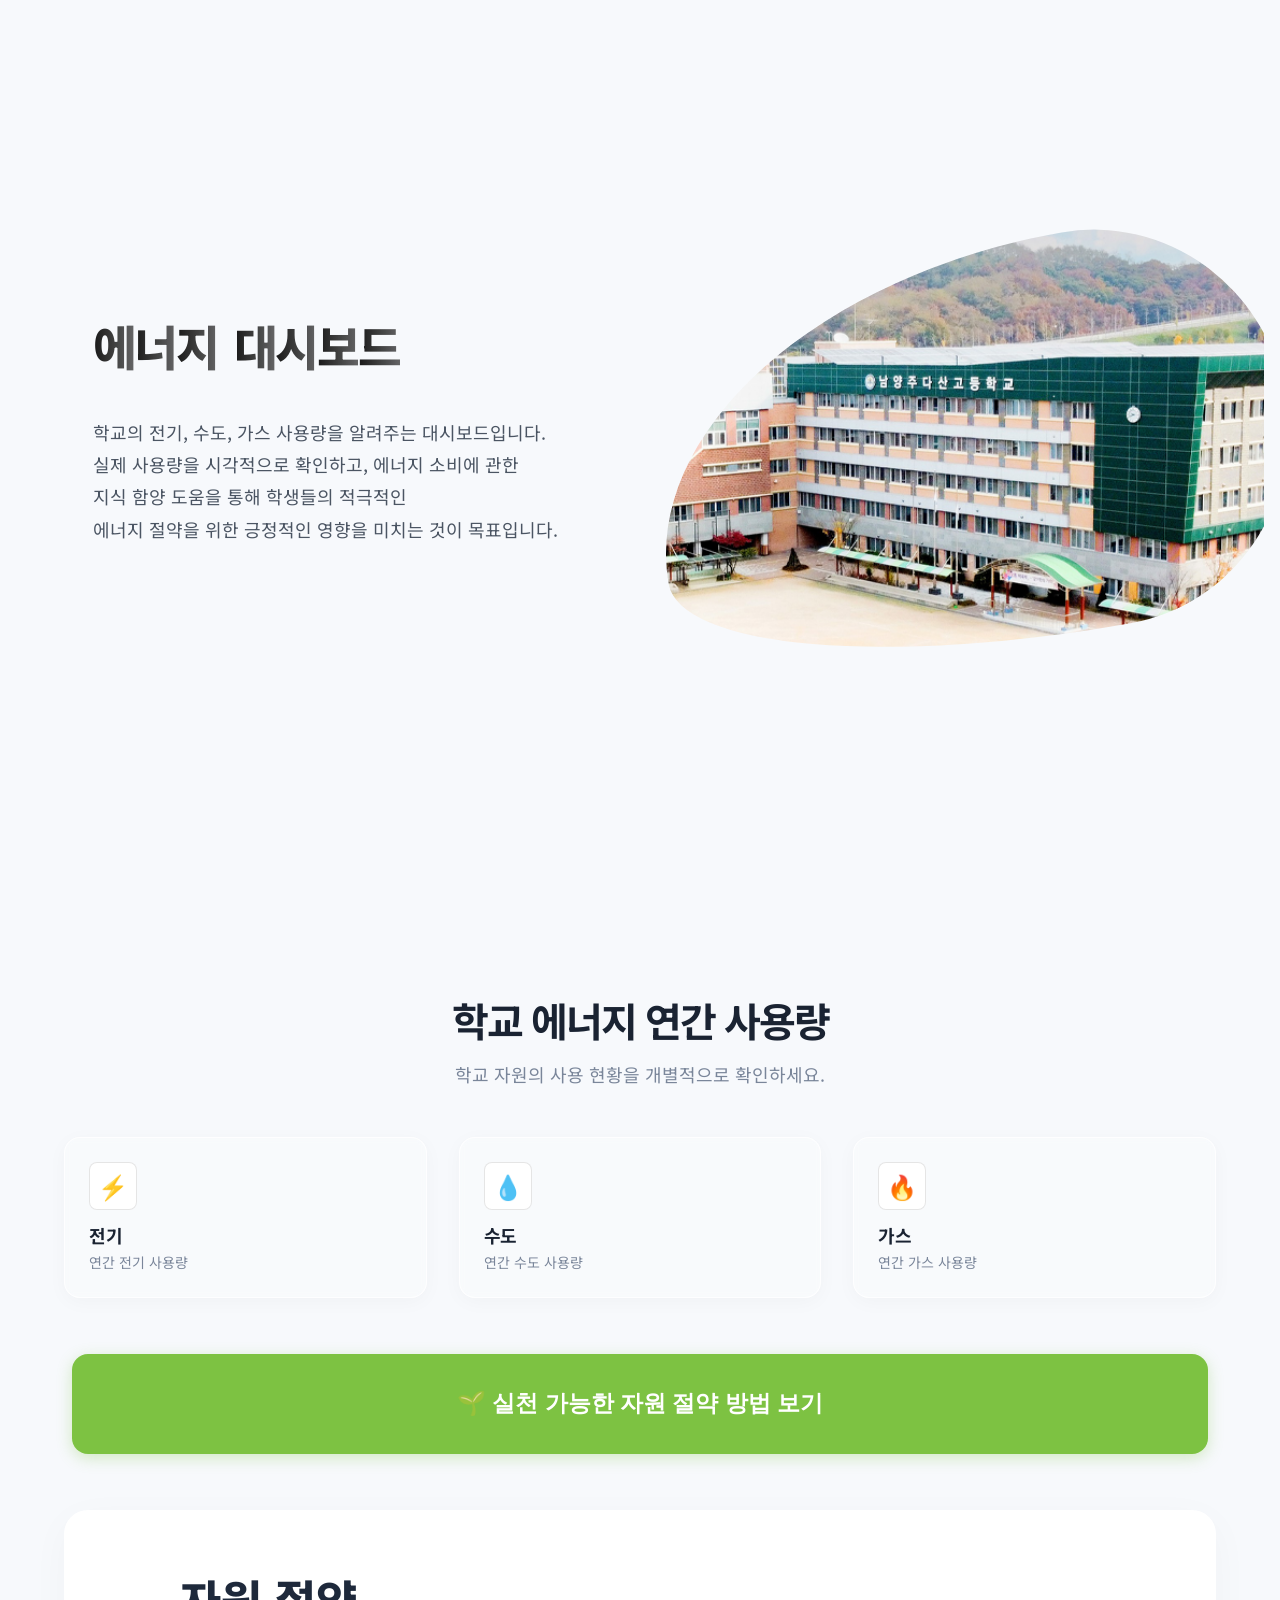
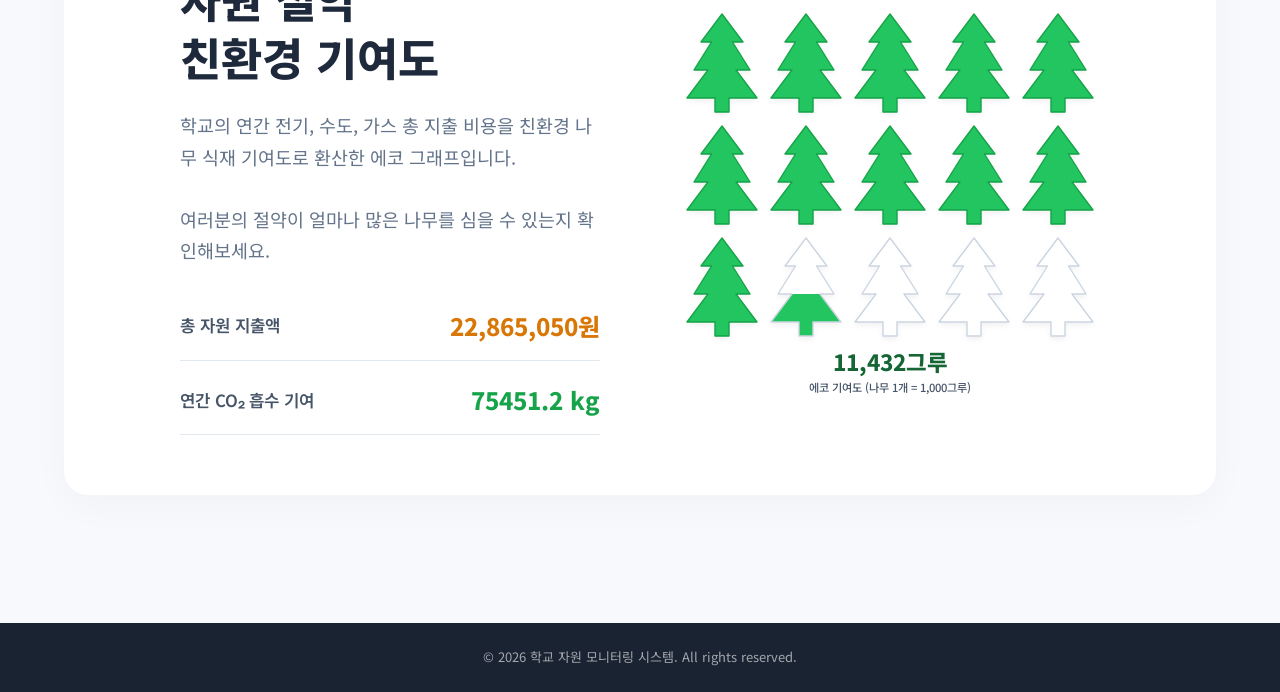
<file: index.html>
<!DOCTYPE html>
<html lang="ko">
<head>
    <meta charset="UTF-8">
    <meta name="viewport" content="width=device-width, initial-scale=1.0">
    <title>에너지 대시보드</title>
    <link rel="stylesheet" href="style.css?v=71">
</head>
<body>
    <div class="hero-bg" id="hero-bg"></div>

    <section id="hero" class="hero-new">
        <div class="hero-content">
            <h1 id="hero-title">에너지 대시보드</h1>
            <p class="hero-desc">
                학교의 전기, 수도, 가스 사용량을 알려주는 대시보드입니다.<br>
                실제 사용량을 시각적으로 확인하고, 에너지 소비에 관한<br>
                지식 함양 도움을 통해 학생들의 적극적인<br>
                에너지 절약을 위한 긍정적인 영향을 미치는 것이 목표입니다.
            </p>
        </div>
        <div class="hero-image-halfcircle"></div>
    </section>

    <div class="container">
        <section class="feature-section">
            <div class="feature-header">
                <h2>학교 에너지 연간 사용량</h2>
                <p>학교 자원의 사용 현황을 개별적으로 확인하세요.</p>
            </div>
            <div class="feature-grid">
                <div class="feature-card" onclick="location.href='electricity.html'">
                    <div class="feature-icon-wrapper">⚡</div>
                    <div class="feature-text">
                        <h3>전기</h3>
                        <p> 연간 전기 사용량</p>
                    </div>
                </div>
                <div class="feature-card" onclick="location.href='water.html'">
                    <div class="feature-icon-wrapper">💧</div>
                    <div class="feature-text">
                        <h3>수도</h3>
                        <p>연간 수도 사용량</p>
                    </div>
                </div>
                <div class="feature-card" onclick="location.href='gas.html'">
                    <div class="feature-icon-wrapper">🔥</div>
                    <div class="feature-text">
                        <h3>가스</h3>
                        <p>연간 가스 사용량</p>
                    </div>
                </div>
            </div>
        </section>



        <div class="action-area">
            <button class="btn-primary" onclick="location.href='saving-tips.html'">
                🌱 실천 가능한 자원 절약 방법 보기
            </button>
        </div>

        <section class="eco-tree-section">
            <div class="eco-tree-layout">
                <div class="eco-tree-text-area">
                    <h2>자원 절약<br>친환경 기여도</h2>
                    <p class="description">
                        학교의 연간 전기, 수도, 가스 총 지출 비용을 
                        친환경 나무 식재 기여도로 환산한 에코 그래프입니다.<br><br>
                        여러분의 절약이 얼마나 많은 나무를 심을 수 있는지 확인해보세요.
                    </p>
                    <div class="eco-stats">
                        <div class="stat-box">
                            <span class="stat-label">총 자원 지출액</span>
                            <span class="stat-value highlight-yellow">22,865,050원</span>
                        </div>
                        <div class="stat-box">
                            <span class="stat-label">연간 CO₂ 흡수 기여</span>
                            <span class="stat-value highlight-green">75451.2 kg</span>
                        </div>
                    </div>
                </div>

                <div class="eco-tree-graphic-area">
                    <svg viewBox="0 0 600 580" preserveAspectRatio="xMidYMid meet" xmlns="http://www.w3.org/2000/svg">
                        <defs>
                            <path id="tree-shape" d="M 50,10 L 20,50 L 35,50 L 10,90 L 30,90 L 0,130 L 40,130 L 40,150 L 60,150 L 60,130 L 100,130 L 70,90 L 90,90 L 65,50 L 80,50 Z" />
                            <linearGradient id="partialTreeGrad" x1="0%" y1="0%" x2="0%" y2="100%">
                                <stop offset="56.8%" stop-color="#ffffff" />
                                <stop offset="56.8%" stop-color="#22c55e" />
                            </linearGradient>
                            <filter id="shadow" x="-10%" y="-10%" width="120%" height="120%">
                                <feDropShadow dx="0" dy="4" stdDeviation="4" flood-color="#000000" flood-opacity="0.05" />
                            </filter>
                        </defs>
                        
                        <!-- 11 Full Trees -->
                        <use href="#tree-shape" x="10" y="10" fill="#22c55e" stroke="#16a34a" stroke-width="2" stroke-linejoin="round" filter="url(#shadow)" />
                        <use href="#tree-shape" x="130" y="10" fill="#22c55e" stroke="#16a34a" stroke-width="2" stroke-linejoin="round" filter="url(#shadow)" />
                        <use href="#tree-shape" x="250" y="10" fill="#22c55e" stroke="#16a34a" stroke-width="2" stroke-linejoin="round" filter="url(#shadow)" />
                        <use href="#tree-shape" x="370" y="10" fill="#22c55e" stroke="#16a34a" stroke-width="2" stroke-linejoin="round" filter="url(#shadow)" />
                        <use href="#tree-shape" x="490" y="10" fill="#22c55e" stroke="#16a34a" stroke-width="2" stroke-linejoin="round" filter="url(#shadow)" />
                        
                        <use href="#tree-shape" x="10" y="170" fill="#22c55e" stroke="#16a34a" stroke-width="2" stroke-linejoin="round" filter="url(#shadow)" />
                        <use href="#tree-shape" x="130" y="170" fill="#22c55e" stroke="#16a34a" stroke-width="2" stroke-linejoin="round" filter="url(#shadow)" />
                        <use href="#tree-shape" x="250" y="170" fill="#22c55e" stroke="#16a34a" stroke-width="2" stroke-linejoin="round" filter="url(#shadow)" />
                        <use href="#tree-shape" x="370" y="170" fill="#22c55e" stroke="#16a34a" stroke-width="2" stroke-linejoin="round" filter="url(#shadow)" />
                        <use href="#tree-shape" x="490" y="170" fill="#22c55e" stroke="#16a34a" stroke-width="2" stroke-linejoin="round" filter="url(#shadow)" />
                        
                        <use href="#tree-shape" x="10" y="330" fill="#22c55e" stroke="#16a34a" stroke-width="2" stroke-linejoin="round" filter="url(#shadow)" />
                        
                        <!-- 1 Partial Tree (43.2% filled from bottom) -->
                        <use href="#tree-shape" x="130" y="330" fill="url(#partialTreeGrad)" stroke="#cbd5e1" stroke-width="2" stroke-linejoin="round" filter="url(#shadow)" />
                        
                        <!-- 3 Empty Trees -->
                        <use href="#tree-shape" x="250" y="330" fill="#ffffff" stroke="#cbd5e1" stroke-width="2" stroke-linejoin="round" filter="url(#shadow)" />
                        <use href="#tree-shape" x="370" y="330" fill="#ffffff" stroke="#cbd5e1" stroke-width="2" stroke-linejoin="round" filter="url(#shadow)" />
                        <use href="#tree-shape" x="490" y="330" fill="#ffffff" stroke="#cbd5e1" stroke-width="2" stroke-linejoin="round" filter="url(#shadow)" />
                        
                        <!-- Text -->
                        <text x="300" y="530" font-size="32" font-weight="800" fill="#166534" text-anchor="middle">11,432그루</text>
                        <text x="300" y="560" font-size="16" fill="#475569" text-anchor="middle" font-weight="500">에코 기여도 (나무 1개 = 1,000그루)</text>
                    </svg>
                </div>
            </div>
        </section>
    </div>

    <footer>
        <p>© 2026 학교 자원 모니터링 시스템. All rights reserved.</p>
    </footer>

    <script>
        document.addEventListener("DOMContentLoaded", () => {
            const renderPaths = (position) => {
                const svgNS = "http://www.w3.org/2000/svg";
                const svg = document.createElementNS(svgNS, "svg");
                svg.setAttribute("viewBox", "0 0 696 316");
                svg.setAttribute("fill", "none");
                svg.setAttribute("overflow", "visible");
                svg.classList.add("hero-svg");
                
                for (let i = 0; i < 25; i++) {
                    const idx = i * 1.4;
                    const path = document.createElementNS(svgNS, "path");
                    const d = `M-${380 - idx * 5 * position} -${189 + idx * 6}C-${380 - idx * 5 * position} -${189 + idx * 6} -${312 - idx * 5 * position} ${216 - idx * 6} ${152 - idx * 5 * position} ${343 - idx * 6}C${616 - idx * 5 * position} ${470 - idx * 6} ${684 - idx * 5 * position} ${875 - idx * 6} ${684 - idx * 5 * position} ${875 - idx * 6}`;
                    
                    path.setAttribute("d", d);
                    path.setAttribute("stroke", "#166534");
                    path.setAttribute("stroke-width", 0.5 + idx * 0.03);
                    path.setAttribute("stroke-opacity", 0.02 + Math.pow((24 - i) / 24, 2) * 0.35);
                    svg.appendChild(path);
                }
                return svg;
            };

            const container = document.getElementById("hero-bg");
            if (container) {
                container.appendChild(renderPaths(1));
                container.appendChild(renderPaths(-1));

                const paths = container.querySelectorAll("path");
                paths.forEach(path => {
                    const length = path.getTotalLength() || 1500;
                    path.style.setProperty('--path-length', length);
                    path.style.strokeDasharray = `${length * 0.3} ${length * 0.7}`;
                    
                    const duration = 20 + Math.random() * 10;
                    path.style.animation = `drawPath ${duration}s linear infinite`;
                });
            }

            const titleContainer = document.getElementById("hero-title");
            if (titleContainer) {
                const text = titleContainer.textContent;
                titleContainer.innerHTML = "";
                const words = text.split(" ");
                
                words.forEach((word, wordIndex) => {
                    const wordSpan = document.createElement("span");
                    wordSpan.className = "title-word";
                    if (wordIndex < words.length - 1) wordSpan.style.marginRight = "16px";
                    
                    word.split("").forEach((letter, letterIndex) => {
                        const letterSpan = document.createElement("span");
                        letterSpan.className = "title-letter";
                        letterSpan.textContent = letter;
                        wordSpan.appendChild(letterSpan);
                        
                        letterSpan.animate([
                            { transform: 'translateY(100px)', opacity: 0 },
                            { transform: 'translateY(0)', opacity: 1 }
                        ], {
                            duration: 1000,
                            delay: (wordIndex * 100 + letterIndex * 30),
                            fill: 'forwards',
                            easing: 'cubic-bezier(0.34, 1.56, 0.64, 1)'
                        });
                    });
                    titleContainer.appendChild(wordSpan);
                });
            }

            const featureGrid = document.querySelector(".feature-grid");
            if (featureGrid) {
                document.addEventListener("mousemove", e => {
                    const rect = featureGrid.getBoundingClientRect();
                    const x = e.clientX - rect.left;
                    const y = e.clientY - rect.top;
                    featureGrid.style.setProperty("--mouse-x", `${x}px`);
                    featureGrid.style.setProperty("--mouse-y", `${y}px`);
                });
            }
        });
    </script>
</body>
</html>
</file>
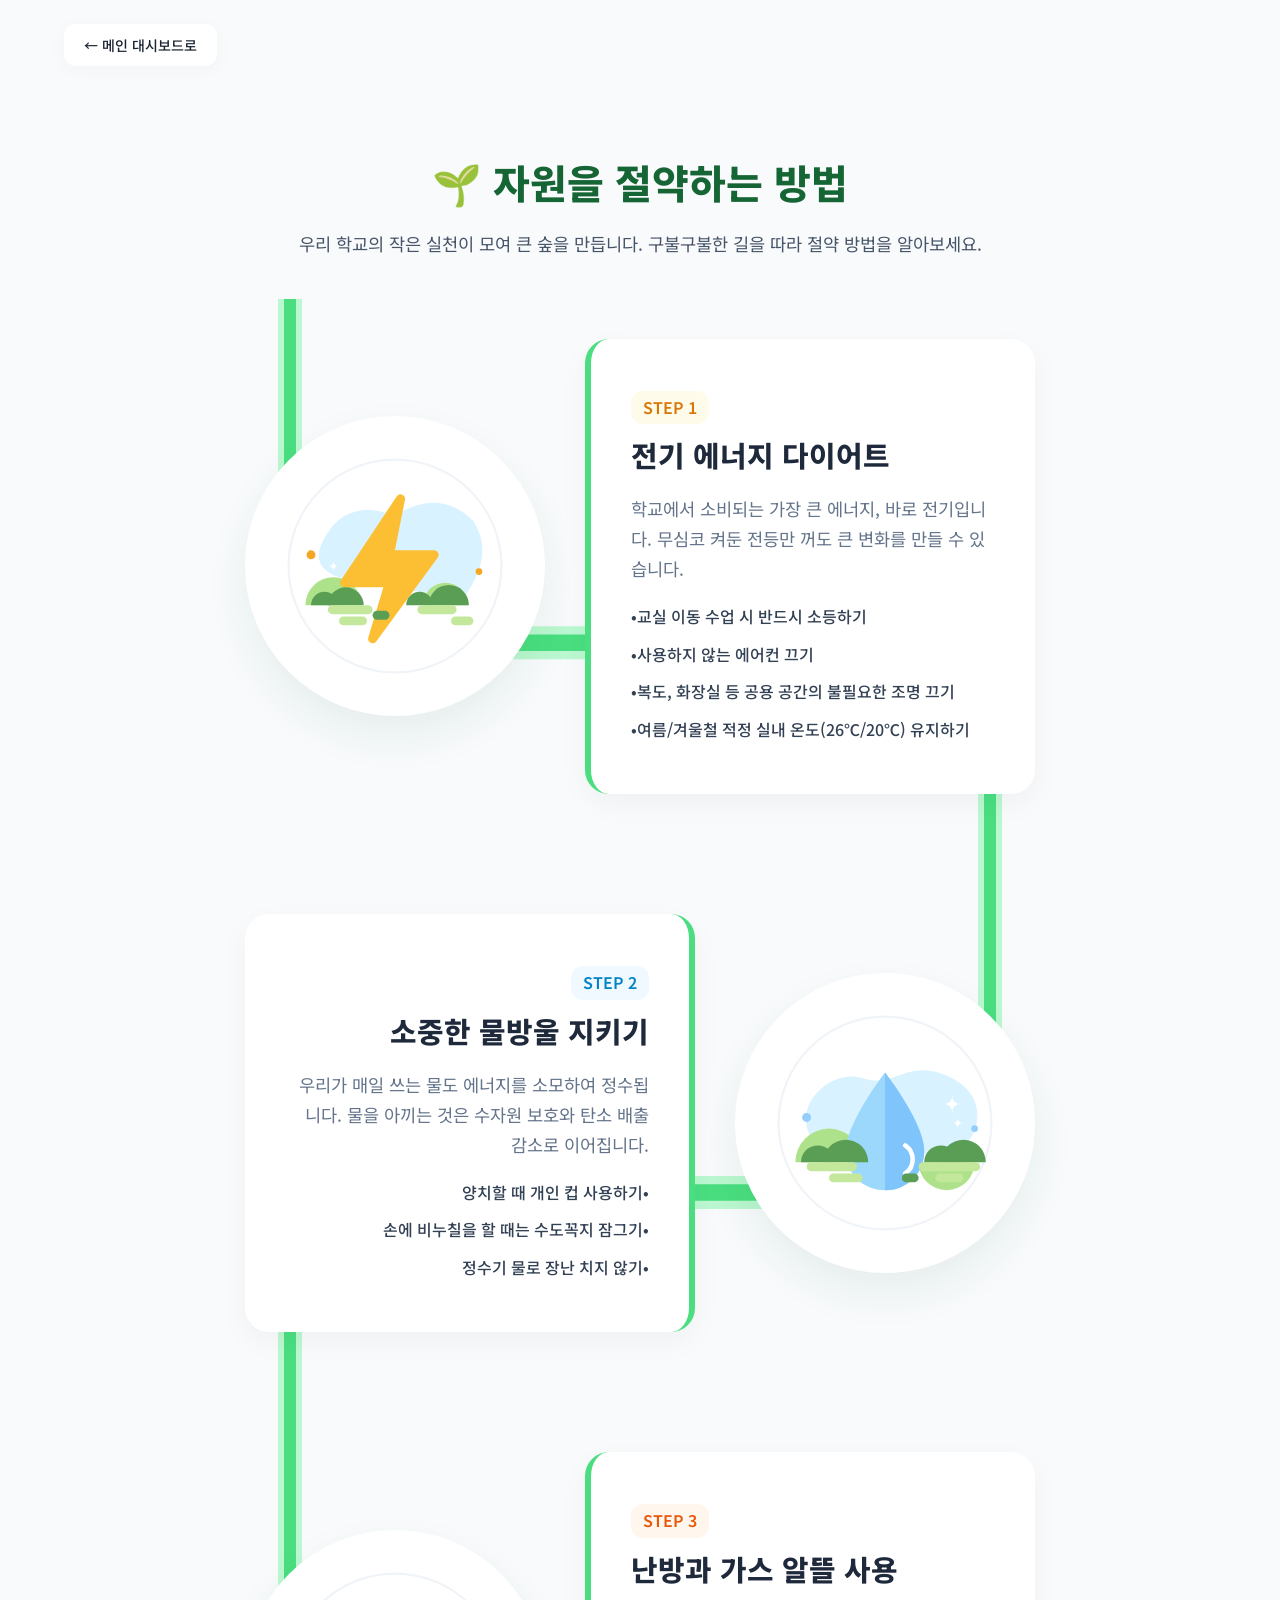
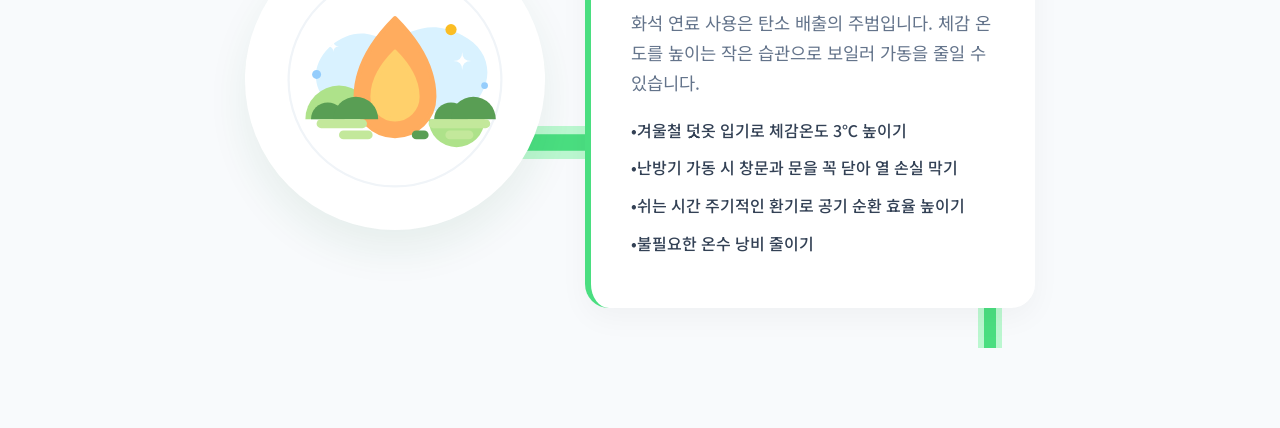
<file: saving-tips.html>
<!DOCTYPE html>
<html lang="ko">
<head>
    <meta charset="UTF-8">
    <meta name="viewport" content="width=device-width, initial-scale=1.0">
    <title>절약 방법 로드맵 - 학교 자원 모니터링</title>
    <link rel="stylesheet" href="style.css">
    <link rel="stylesheet" href="https://cdnjs.cloudflare.com/ajax/libs/font-awesome/6.4.0/css/all.min.css">
    <style>
        /* 로드맵 타임라인 전용 CSS */
        .roadmap-page {
            background-color: #f8fafc;
            min-height: 100vh;
            padding-bottom: 80px;
        }

        .roadmap-header {
            text-align: center;
            padding: 60px 24px 40px;
        }
        
        .roadmap-header h1 {
            font-size: 2.5rem;
            color: #166534;
            font-weight: 800;
            margin-bottom: 16px;
        }

        .roadmap-header p {
            font-size: 1.1rem;
            color: #475569;
        }

        .roadmap-container {
            max-width: 1000px;
            margin: 0 auto;
            position: relative;
            padding: 40px 0;
            overflow: hidden;
        }

        /* 중앙을 가로지르는 구불구불한 선 */
        .roadmap-path {
            position: absolute;
            top: 0;
            left: 50%;
            transform: translateX(-50%);
            width: 100%;
            height: 100%;
            z-index: 0;
            pointer-events: none;
        }
        
        .roadmap-path svg {
            width: 100%;
            height: 100%;
            display: block;
        }

        /* 로드맵 아이템 */
        .roadmap-item {
            position: relative;
            z-index: 1;
            display: flex;
            align-items: center;
            justify-content: center;
            margin-bottom: 120px;
            gap: 40px;
            opacity: 0;
            transform: translateY(40px);
            animation: fadeUp 0.8s cubic-bezier(0.4, 0, 0.2, 1) forwards;
        }

        .roadmap-item:nth-child(2) { animation-delay: 0.2s; }
        .roadmap-item:nth-child(3) { animation-delay: 0.4s; }
        .roadmap-item:nth-child(4) { animation-delay: 0.6s; margin-bottom: 0; }

        @keyframes fadeUp {
            to { opacity: 1; transform: translateY(0); }
        }

        .roadmap-item.left {
            flex-direction: row-reverse;
        }

        /* 픽토그램 (일러스트) 영역 */
        .roadmap-illustration {
            flex: 0 0 300px;
            width: 300px;
            height: 300px;
            background: #ffffff;
            border-radius: 50%;
            box-shadow: 0 20px 40px rgba(22, 101, 52, 0.08);
            display: flex;
            align-items: center;
            justify-content: center;
            padding: 30px;
            position: relative;
            border: 8px solid #ffffff;
            transition: transform 0.4s cubic-bezier(0.34, 1.56, 0.64, 1);
        }

        .roadmap-illustration:hover {
            transform: scale(1.05) rotate(-2deg);
        }

        .roadmap-illustration svg {
            width: 100%;
            height: 100%;
        }

        /* 텍스트 콘텐츠 영역 */
        .roadmap-content {
            flex: 0 0 450px;
            background: #ffffff;
            padding: 40px;
            border-radius: 24px;
            box-shadow: 0 10px 30px rgba(0, 0, 0, 0.04);
            position: relative;
            border-left: 6px solid #4ade80;
        }

        .roadmap-item.left .roadmap-content {
            border-left: none;
            border-right: 6px solid #4ade80;
            text-align: right;
        }

        .roadmap-content h2 {
            font-size: 1.8rem;
            color: #1e293b;
            margin-bottom: 16px;
            font-weight: 800;
        }

        .roadmap-content h2 span {
            display: inline-block;
            background: #ecfdf5;
            color: #059669;
            padding: 4px 12px;
            border-radius: 12px;
            font-size: 1rem;
            margin-bottom: 8px;
            font-weight: 600;
        }

        .roadmap-content p {
            font-size: 1.1rem;
            color: #64748b;
            line-height: 1.7;
            margin-bottom: 20px;
        }

        .roadmap-tips {
            list-style: none;
            padding: 0;
            margin: 0;
            text-align: left;
        }

        .roadmap-tips li {
            position: relative;
            margin-bottom: 12px;
            color: #334155;
            font-weight: 500;
        }

        .roadmap-item.left .roadmap-tips li {
            text-align: right;
        }

        /* 반응형 디자인 */
        @media (max-width: 900px) {
            .roadmap-item, .roadmap-item.left {
                flex-direction: column;
                text-align: center;
                gap: 24px;
            }

            /* 모바일에서는 PC 느낌을 살려 예쁜 세로 물결선으로 변경 */
        .roadmap-path {
            display: block; 
            width: 60px; /* 물결이 칠 공간 */
            /* CSS로 직접 그린 꼬불꼬불한 물결 S자 SVG (그림자 포함) */
            background-image: url("data:image/svg+xml,%3Csvg xmlns='http://www.w3.org/2000/svg' width='60' height='120' viewBox='0 0 60 120'%3E%3Cpath d='M 30 0 Q 55 30 30 60 Q 5 90 30 120' fill='none' stroke='%23bbf7d0' stroke-width='16' stroke-linecap='round'/%3E%3Cpath d='M 30 0 Q 55 30 30 60 Q 5 90 30 120' fill='none' stroke='%234ade80' stroke-width='8' stroke-linecap='round'/%3E%3C/svg%3E");
            background-repeat: repeat-y; /* 세로로 무한 반복 */
            background-position: center top;
        }

        .roadmap-path svg {
            display: none; /* PC용 가로로 넓은 SVG는 숨김 */
        }

            .roadmap-content, .roadmap-item.left .roadmap-content {
                flex: auto;
                width: 100%;
                border: none;
                border-top: 6px solid #4ade80;
                text-align: center;
            }

            .roadmap-tips li {
                padding: 0 !important;
                text-align: center !important;
            }
        }
    </style>
</head>
<body class="roadmap-page">

    <div class="page-header" style="max-width: 1200px; margin: 0 auto; padding: 24px;">
        <a href="index.html" class="back-btn">← 메인 대시보드로</a>
    </div>

    <div class="roadmap-header">
        <h1>🌱 자원을 절약하는 방법</h1>
        <p>우리 학교의 작은 실천이 모여 큰 숲을 만듭니다. 구불구불한 길을 따라 절약 방법을 알아보세요.</p>
    </div>

    <div class="roadmap-container">
        
        <!-- 중앙 구불구불한 녹색 선 (ㄹ자 모양) -->
        <div class="roadmap-path">
            <svg viewBox="0 0 1000 1200" preserveAspectRatio="none" xmlns="http://www.w3.org/2000/svg">
                <!-- 그림자 효과 -->
                <path d="M 150,0 L 150,150 Q 150,250 250,250 L 750,250 Q 850,250 850,350 L 850,550 Q 850,650 750,650 L 250,650 Q 150,650 150,750 L 150,950 Q 150,1050 250,1050 L 750,1050 Q 850,1050 850,1150 L 850,1200" 
                      fill="none" stroke="#bbf7d0" stroke-width="24" stroke-linecap="round" />
                <!-- 메인 녹색 선 -->
                <path d="M 150,0 L 150,150 Q 150,250 250,250 L 750,250 Q 850,250 850,350 L 850,550 Q 850,650 750,650 L 250,650 Q 150,650 150,750 L 150,950 Q 150,1050 250,1050 L 750,1050 Q 850,1050 850,1150 L 850,1200" 
                      fill="none" stroke="#4ade80" stroke-width="12" stroke-linecap="round" />
            </svg>
        </div>

        <!-- 1. 전기 절약 -->
        <div class="roadmap-item right">
            <div class="roadmap-illustration">
                <!-- 번개 + 전기 발전소 일러스트 (플랫 스타일) -->
                <svg viewBox="0 0 200 200" xmlns="http://www.w3.org/2000/svg">
                    <circle cx="100" cy="100" r="95" fill="none" stroke="#f0f4f8" stroke-width="2"/>
                    <path d="M50,110 Q20,100 40,70 Q60,40 100,55 Q140,30 170,60 Q190,90 160,130 Z" fill="#d9f2ff"/>
                    <circle cx="25" cy="90" r="4" fill="#f5a623"/>
                    <circle cx="175" cy="105" r="3" fill="#f5a623"/>
                    <path d="M 120,85 Q 120,93 128,93 Q 120,93 120,101 Q 120,93 112,93 Q 120,93 120,85 Z" fill="#ffffff"/>
                    <path d="M 45,95 Q 45,100 50,100 Q 45,100 45,105 Q 45,100 40,100 Q 45,100 45,95 Z" fill="#ffffff"/>
                    <path d="M20,135 A25,25 0 0,1 70,135 Z" fill="#aee28a"/>
                    <path d="M125,135 A20,20 0 0,1 165,135 Z" fill="#aee28a"/>
                    <path d="M105,40 L55,115 L95,115 L80,165 L135,90 L95,90 Z" fill="#fcbe32" stroke="#fcbe32" stroke-width="8" stroke-linejoin="round"/>
                    <path d="M25,135 A12,12 0 0,1 49,135 Z" fill="#599e54"/>
                    <path d="M40,135 A16,16 0 0,1 72,135 Z" fill="#599e54"/>
                    <path d="M110,135 A12,12 0 0,1 134,135 Z" fill="#599e54"/>
                    <path d="M130,135 A18,18 0 0,1 166,135 Z" fill="#599e54"/>
                    <rect x="40" y="135" width="40" height="8" rx="4" fill="#c3e89b"/>
                    <rect x="50" y="145" width="25" height="8" rx="4" fill="#c3e89b"/>
                    <rect x="120" y="135" width="35" height="8" rx="4" fill="#c3e89b"/>
                    <rect x="80" y="140" width="15" height="8" rx="4" fill="#599e54"/>
                    <rect x="150" y="145" width="20" height="8" rx="4" fill="#c3e89b"/>
                </svg>
            </div>
            <div class="roadmap-content">
                <h2><span style="background:#fffbeb;color:#d97706">STEP 1</span><br>전기 에너지 다이어트</h2>
                <p>학교에서 소비되는 가장 큰 에너지, 바로 전기입니다. 무심코 켜둔 전등만 꺼도 큰 변화를 만들 수 있습니다.</p>
                <ul class="roadmap-tips">
                    <li>•교실 이동 수업 시 반드시 소등하기</li>
                    <li>•사용하지 않는 에어컨 끄기</li>
                    <li>•복도, 화장실 등 공용 공간의 불필요한 조명 끄기</li>
                    <li>•여름/겨울철 적정 실내 온도(26℃/20℃) 유지하기</li>
                </ul>
            </div>
        </div>

        <!-- 2. 수도 절약 -->
        <div class="roadmap-item left">
            <div class="roadmap-illustration">
                <!-- 수도꼭지 + 수력 발전 일러스트 (플랫 스타일) -->
                <svg viewBox="0 0 200 200" xmlns="http://www.w3.org/2000/svg">
                    <circle cx="100" cy="100" r="95" fill="none" stroke="#f0f4f8" stroke-width="2"/>
                    <path d="M40,120 C10,90 50,50 80,60 C110,70 120,40 160,60 C190,75 190,110 160,130 Z" fill="#d9f2ff"/>
                    <circle cx="30" cy="95" r="4" fill="#95cdfc"/>
                    <circle cx="180" cy="105" r="3" fill="#95cdfc"/>
                    <path d="M 160,75 Q 160,83 168,83 Q 160,83 160,91 Q 160,83 152,83 Q 160,83 160,75 Z" fill="#ffffff"/>
                    <path d="M 165,95 Q 165,100 170,100 Q 165,100 165,105 Q 165,100 160,100 Q 165,100 165,95 Z" fill="#ffffff"/>
                    <path d="M20,135 A30,30 0 0,1 80,135 Z" fill="#aee28a"/>
                    <path d="M130,135 A25,25 0 0,0 180,135 Z" fill="#aee28a"/>
                    <path d="M100,55 C100,55 135,100 135,125 C135,145 120,160 100,160 C80,160 65,145 65,125 C65,100 100,55 100,55 Z" fill="#9cd7fc"/>
                    <path d="M100,55 C100,55 135,100 135,125 C135,145 120,160 100,160 C100,160 100,55 100,55 Z" fill="#7fc5fc"/>
                    <path d="M118,120 A15,15 0 0,1 118,145" fill="none" stroke="#ffffff" stroke-width="4" stroke-linecap="round"/>
                    <path d="M25,135 A15,15 0 0,1 55,135 Z" fill="#599e54"/>
                    <path d="M45,135 A20,20 0 0,1 85,135 Z" fill="#599e54"/>
                    <path d="M135,135 A15,15 0 0,1 165,135 Z" fill="#599e54"/>
                    <path d="M150,135 A20,20 0 0,1 190,135 Z" fill="#599e54"/>
                    <rect x="30" y="135" width="45" height="8" rx="4" fill="#c3e89b"/>
                    <rect x="50" y="145" width="30" height="8" rx="4" fill="#c3e89b"/>
                    <rect x="130" y="135" width="55" height="8" rx="4" fill="#c3e89b"/>
                    <rect x="115" y="145" width="15" height="8" rx="4" fill="#599e54"/>
                    <rect x="145" y="145" width="25" height="8" rx="4" fill="#c3e89b"/>
                </svg>
            </div>
            <div class="roadmap-content">
                <h2><span style="background:#f0f9ff;color:#0284c7">STEP 2</span><br>소중한 물방울 지키기</h2>
                <p>우리가 매일 쓰는 물도 에너지를 소모하여 정수됩니다. 물을 아끼는 것은 수자원 보호와 탄소 배출 감소로 이어집니다.</p>
                <ul class="roadmap-tips">
                    <li>양치할 때 개인 컵 사용하기•</li>
                    <li>손에 비누칠을 할 때는 수도꼭지 잠그기•</li>
                    <li>정수기 물로 장난 치지 않기•</li>
                
                </ul>
            </div>
        </div>

        <!-- 3. 가스 절약 -->
        <div class="roadmap-item right">
            <div class="roadmap-illustration">
                <!-- 보일러 + 석유통 일러스트 (플랫 스타일) -->
                <svg viewBox="0 0 200 200" xmlns="http://www.w3.org/2000/svg">
                    <circle cx="100" cy="100" r="95" fill="none" stroke="#f0f4f8" stroke-width="2"/>
                    <path d="M40,120 C10,90 50,50 80,60 C110,70 120,40 160,60 C190,75 190,110 160,130 Z" fill="#d9f2ff"/>
                    <circle cx="30" cy="95" r="4" fill="#95cdfc"/>
                    <circle cx="150" cy="55" r="5" fill="#fbbd23"/>
                    <circle cx="180" cy="105" r="3" fill="#95cdfc"/>
                    <path d="M 160,75 Q 160,83 168,83 Q 160,83 160,91 Q 160,83 152,83 Q 160,83 160,75 Z" fill="#ffffff"/>
                    <path d="M 45,65 Q 45,70 50,70 Q 45,70 45,75 Q 45,70 40,70 Q 45,70 45,65 Z" fill="#ffffff"/>
                    <path d="M20,135 A30,30 0 0,1 80,135 Z" fill="#aee28a"/>
                    <path d="M130,135 A25,25 0 0,0 180,135 Z" fill="#aee28a"/>
                    <path d="M100,45 Q135,80 135,115 A35,35 0 0,1 65,115 Q65,80 100,45 Z" fill="#ffac5e" stroke="#ffac5e" stroke-width="4" stroke-linejoin="round"/>
                    <path d="M100,75 Q120,95 120,115 A20,20 0 0,1 80,115 Q80,95 100,75 Z" fill="#ffd06b" stroke="#ffd06b" stroke-width="4" stroke-linejoin="round"/>
                    <path d="M25,135 A15,15 0 0,1 55,135 Z" fill="#599e54"/>
                    <path d="M45,135 A20,20 0 0,1 85,135 Z" fill="#599e54"/>
                    <path d="M135,135 A15,15 0 0,1 165,135 Z" fill="#599e54"/>
                    <path d="M150,135 A20,20 0 0,1 190,135 Z" fill="#599e54"/>
                    <rect x="30" y="135" width="45" height="8" rx="4" fill="#c3e89b"/>
                    <rect x="50" y="145" width="30" height="8" rx="4" fill="#c3e89b"/>
                    <rect x="130" y="135" width="55" height="8" rx="4" fill="#c3e89b"/>
                    <rect x="115" y="145" width="15" height="8" rx="4" fill="#599e54"/>
                    <rect x="145" y="145" width="25" height="8" rx="4" fill="#c3e89b"/>
                </svg>
            </div>
            <div class="roadmap-content">
                <h2><span style="background:#fff7ed;color:#ea580c">STEP 3</span><br>난방과 가스 알뜰 사용</h2>
                <p>화석 연료 사용은 탄소 배출의 주범입니다. 체감 온도를 높이는 작은 습관으로 보일러 가동을 줄일 수 있습니다.</p>
                <ul class="roadmap-tips">
                    <li>•겨울철 덧옷 입기로 체감온도 3℃ 높이기</li>
                    <li>•난방기 가동 시 창문과 문을 꼭 닫아 열 손실 막기</li>
                    <li>•쉬는 시간 주기적인 환기로 공기 순환 효율 높이기</li>
                    <li>•불필요한 온수 낭비 줄이기</li>
                </ul>
            </div>
        </div>

    </div>

</body>
</html>
</file>
<file: style.css>
/* ===================================
   학교 자원 모니터링 시스템 - 스타일시트
   이전 대시보드 디자인 시스템 통합
   =================================== */

@import url('https://fonts.googleapis.com/css2?family=Noto+Sans+KR:wght@300;400;500;700;900&display=swap');

/* --- Design Tokens (이전 대시보드 기반) --- */
:root {
    --bg-color: #f7f9fc;
    --card-bg: #ffffff;
    --text-main: #1a2332;
    --text-sub: #7a869a;
    --blue: #239ce3;
    --blue-light: #e6f4fc;
    --green: #7dc242;
    --green-light: #eff7e9;
    --teal: #36b0a1;
    --teal-light: #e7f6f5;
    --orange: #f59e0b;
    --orange-light: #fef3c7;
    --border-radius: 16px;
    --shadow: 0 4px 20px rgba(0, 0, 0, 0.03);
    --shadow-hover: 0 8px 32px rgba(0, 0, 0, 0.08);
    --transition: all 0.3s cubic-bezier(0.4, 0, 0.2, 1);
}

/* --- Reset & Base --- */
* {
    box-sizing: border-box;
    margin: 0;
    padding: 0;
}

body {
    font-family: 'Noto Sans KR', sans-serif;
    background-color: var(--bg-color);
    color: var(--text-main);
    line-height: 1.6;
    -webkit-font-smoothing: antialiased;
}

/* ===================================
   히어로 배너
   =================================== */
.hero-new {
    position: relative;
    min-height: calc(100vh - 32px);
    width: calc(100% - 32px);
    margin: 16px;
    border-radius: 32px;
    display: flex;
    align-items: center;
    justify-content: flex-start; /* 중앙 정렬 해제하고 왼쪽으로 완전히 밀착 */
    overflow: hidden; /* 모서리 둥글게 자르기 */
}

.hero-bg {
    position: fixed; /* absolute에서 fixed로 변경하여 스크롤 시에도 배경 유지 */
    top: 0;
    left: 0;
    width: 100%;
    height: 100vh;
    pointer-events: none;
    z-index: 0;
}

.hero-svg {
    width: 100%;
    height: 100%;
    color: #020617;
    position: absolute;
    top: 0;
    left: 0;
}

.hero-content {
    position: relative;
    z-index: 10;
    text-align: left; /* 왼쪽 정렬 */
    padding: 0;
    max-width: 800px;
    margin-left: 8vw; /* 화면 왼쪽에서 적절히 띄움 (기존보다 훨씬 왼쪽) */
}

/* 오른쪽 배경 이미지 - 보내주신 이미지와 완벽하게 일치하는 비대칭 물방울 모양 */
.hero-image-halfcircle {
    position: absolute;
    right: -5vw; 
    top: 55%; 
    width: 65vw; 
    height: 38vw; 
    /* 
       [곡률 수정: 끝부분 부드럽게 라운딩]
       - 이전 설정은 끝부분이 바늘처럼 너무 뾰족하게 만나는 구조였습니다.
       - 가로 곡률을 70%로 낮추어(기존 85%), 왼쪽 끝이 뾰족하지 않고 신발 앞코나 조약돌처럼 부드럽고 둥글게(Round) 감싸지도록 조절했습니다.
       - 여전히 가로/세로 합은 100%로 완벽하게 맞물리므로, 네모난 왜곡 없이 가장 아름다운 곡선이 나옵니다.
    */
    border-radius: 70% 30% 30% 70% / 70% 50% 50% 30%; 
    /* 살짝 위로 들린 각도 유지 (-10도) */
    transform: translateY(-50%) rotate(-10deg);
    overflow: hidden; 
    z-index: 1; 
}

/* 타원이 회전해도 사진은 똑바로 보이게 유지 */
.hero-image-halfcircle::before {
    content: '';
    position: absolute;
    /* 사진 영역을 130%로 줄여서 사진이 덜 확대되어 보이게 수정 */
    top: -15%;
    left: -15%;
    width: 120%;
    height: 130%;
    background-image: url('school.jpg');
    background-size: cover;
    background-position: center;
    /* 부모의 회전(-10도)을 상쇄 */
    transform: rotate(10deg);
}

.hero-new h1 {
    font-size: 5rem;
    font-weight: 800;
    margin-bottom: 2rem;
    letter-spacing: -0.05em;
    display: flex;
    justify-content: flex-start; /* 왼쪽 정렬 */
    flex-wrap: wrap;
}

.title-word {
    display: inline-block;
}

.title-letter {
    display: inline-block;
    color: transparent;
    background-clip: text;
    -webkit-background-clip: text;
    background-image: linear-gradient(to right, #171717, rgba(64, 64, 64, 0.8));
    opacity: 0; /* Animation handles the rest */
}

.hero-desc {
    font-size: 1.125rem;
    color: #4b5563;
    line-height: 1.8;
    margin-bottom: 3rem;
    animation: fadeInUp 2s ease-out forwards;
    opacity: 0;
}

@keyframes fadeInUp {
    from { opacity: 0; transform: translateY(24px); }
    to { opacity: 1; transform: translateY(0); }
}

@keyframes drawPath {
    0% { stroke-dashoffset: var(--path-length); }
    100% { stroke-dashoffset: 0; }
}

.hero-btn-container {
    display: inline-block;
    position: relative;
    background: linear-gradient(to bottom, rgba(0,0,0,0.05), rgba(255,255,255,0.05));
    padding: 1px;
    border-radius: 1.5rem;
    backdrop-filter: blur(16px);
    overflow: hidden;
    box-shadow: 0 10px 15px -3px rgba(0,0,0,0.1);
    animation: fadeInUp 2.5s ease-out forwards;
    opacity: 0;
}

.hero-btn {
    border-radius: 1.45rem;
    padding: 24px 32px;
    font-size: 1.125rem;
    font-weight: 600;
    background-color: rgba(255,255,255,0.95);
    color: #000;
    border: 1px solid rgba(0,0,0,0.1);
    cursor: pointer;
    display: flex;
    align-items: center;
    transition: all 0.3s;
}

.hero-btn:hover {
    background-color: #fff;
    transform: translateY(-2px);
    box-shadow: 0 4px 6px -1px rgba(0,0,0,0.1);
}

.hero-btn .btn-text {
    opacity: 0.9;
    transition: opacity 0.3s;
}

.hero-btn:hover .btn-text {
    opacity: 1;
}

.hero-btn .btn-arrow {
    margin-left: 12px;
    opacity: 0.7;
    transition: all 0.3s;
}

.hero-btn:hover .btn-arrow {
    opacity: 1;
    transform: translateX(6px);
}

/* 버튼 스타일 */
.action-area {
    width: 100%;
    padding: 8px;
    box-sizing: border-box;
    margin-bottom: 48px;
}

.btn-primary {
    display: block;
    width: 100%;
    background-color: var(--green);
    color: white;
    border: none;
    height: 100px;
    padding: 20px 28px;
    font-size: 1.45rem;
    font-weight: 700;
    border-radius: var(--border-radius);
    cursor: pointer;
    transition: all 0.3s ease;
    box-shadow: 0 4px 15px rgba(125, 194, 66, 0.3);
    text-align: center;
}

.btn-primary:hover {
    background-color: #65a30d;
    transform: translateY(-2px);
    box-shadow: 0 8px 25px rgba(125, 194, 66, 0.4);
}


/* ===================================
   컨테이너
   =================================== */
.container {
    max-width: 1200px;
    margin: 0 auto;
    padding: 48px 24px;
    position: relative;
    z-index: 1;
}

/* ===================================
   원형 프로그레스 차트 섹션
   =================================== */
.analysis-section {
    margin-bottom: 48px;
}

.progress-wrapper {
    display: grid;
    grid-template-columns: repeat(3, 1fr);
    gap: 32px;
}

.progress-card {
    background-color: rgba(255, 255, 255, 0.2);
    border-radius: var(--border-radius);
    padding: 40px 24px;
    box-shadow: var(--shadow);
    display: flex;
    flex-direction: column;
    align-items: center;
    gap: 24px;
    transition: var(--transition);
    border: 1px solid rgba(255, 255, 255, 0.8);
    backdrop-filter: blur(4px); /* 아주 살짝의 블러만 적용 */
    -webkit-backdrop-filter: blur(4px);
}

.progress-card:hover {
    box-shadow: var(--shadow-hover);
    transform: translateY(-4px);
    background-color: rgba(255, 255, 255, 0.4);
}

.progress-title {
    font-size: 18px;
    font-weight: 700;
    color: var(--text-main);
    letter-spacing: -0.3px;
}

/* --- 원형 프로그레스 (conic-gradient) --- */
.circle {
    position: relative;
    width: 150px;
    height: 150px;
    display: flex;
    justify-content: center;
    align-items: center;
    transition: var(--transition);
}

.circle::before {
    content: '';
    position: absolute;
    inset: 0;
    border-radius: 50%;
    -webkit-mask: radial-gradient(transparent 55%, black 56%);
    mask: radial-gradient(transparent 55%, black 56%);
    z-index: 1;
}

.circle span {
    position: relative;
    z-index: 2;
    font-size: 32px;
    font-weight: 700;
}

/* 전기 - 78% (파란색) */
.circle.blue::before {
    background: conic-gradient(
        var(--blue) 0deg,
        var(--blue) 280.8deg,     /* 360 × 0.78 */
        var(--blue-light) 280.8deg,
        var(--blue-light) 360deg
    );
}

.circle.blue span {
    color: var(--blue);
}

/* 수도 - 91% (초록색) */
.circle.green::before {
    background: conic-gradient(
        var(--green) 0deg,
        var(--green) 327.6deg,    /* 360 × 0.91 */
        var(--green-light) 327.6deg,
        var(--green-light) 360deg
    );
}

.circle.green span {
    color: var(--green);
}

/* 가스 - 85% (주황색) */
.circle.orange::before {
    background: conic-gradient(
        var(--orange) 0deg,
        var(--orange) 306deg,     /* 360 × 0.85 */
        var(--orange-light) 306deg,
        var(--orange-light) 360deg
    );
}

.circle.orange span {
    color: var(--orange);
}

/* ===================================
   상세 모니터링 기능 섹션 (FeatureGrid 스타일)
   =================================== */
.feature-section {
    width: 100%;
    padding: 48px 0;
}

.feature-header {
    max-width: 768px;
    margin: 0 auto 48px auto;
    text-align: center;
    padding: 0 24px;
}

.feature-header h2 {
    font-size: 2.5rem;
    font-weight: 700;
    letter-spacing: -0.05em;
    color: var(--text-main);
    line-height: 1.2;
}

.feature-header p {
    margin-top: 16px;
    font-size: 1.125rem;
    color: var(--text-sub);
}

.feature-grid {
    display: grid;
    grid-template-columns: 1fr;
    gap: 32px;
    position: relative;
    z-index: 0;
}

@media (min-width: 768px) {
    .feature-grid { grid-template-columns: repeat(2, 1fr); }
}

@media (min-width: 1024px) {
    .feature-grid { grid-template-columns: repeat(3, 1fr); }
}

.feature-card {
    position: relative;
    display: flex;
    flex-direction: column;
    align-items: flex-start;
    gap: 16px;
    padding: 24px;
    border-radius: var(--border-radius);
    border: 1px solid rgba(255, 255, 255, 0.8);
    background-color: rgba(255, 255, 255, 0.2);
    box-shadow: var(--shadow);
    backdrop-filter: blur(4px);
    -webkit-backdrop-filter: blur(4px);
    transition: var(--transition);
    cursor: pointer;
    text-decoration: none;
    color: inherit;
    z-index: 1;
}

.feature-card:hover {
    transform: translateY(-4px);
    box-shadow: var(--shadow-hover);
    background-color: rgba(255, 255, 255, 0.4);
}

/* 내부 요소들이 확실히 위로 오도록 */
.feature-card > * {
    position: relative;
    z-index: 2;
}

/* 다크모드 대응(만약 프로젝트에 다크모드가 있다면) */
@media (prefers-color-scheme: dark) {
    .feature-card {
        border-color: rgba(255, 255, 255, 0.2);
        background-color: rgba(255, 255, 255, 0.12);
    }
    .feature-card:hover {
        border-color: rgba(255, 255, 255, 0.35);
        background-color: rgba(255, 255, 255, 0.2);
    }
}

.feature-icon-wrapper {
    display: flex;
    height: 48px;
    width: 48px;
    align-items: center;
    justify-content: center;
    border-radius: 0.5rem;
    border: 1px solid rgba(0, 0, 0, 0.1);
    background-color: var(--card-bg);
    color: var(--text-main);
    font-size: 24px;
}

@media (prefers-color-scheme: dark) {
    .feature-icon-wrapper {
        border-color: rgba(255, 255, 255, 0.1);
    }
}

.feature-text {
    display: flex;
    flex-direction: column;
    align-items: flex-start;
    text-align: left;
}

.feature-text h3 {
    font-size: 1.125rem;
    font-weight: 700;
    line-height: 1;
    letter-spacing: -0.025em;
    color: var(--text-main);
    margin-bottom: 8px;
}

.feature-text p {
    font-size: 0.875rem;
    color: var(--text-sub);
    line-height: 1.5;
    margin: 0;
}

/* ===================================
   대시보드 페이지 공통 (서브페이지)
   =================================== */
.dashboard-container {
    max-width: 1200px;
    margin: 0 auto;
    padding: 40px 24px;
}

.page-header {
    margin-bottom: 32px;
    display: flex;
    justify-content: space-between;
    align-items: center;
}

.page-header h1 {
    font-size: 32px;
    font-weight: 700;
    color: #111827;
}

.page-header p {
    font-size: 16px;
    color: var(--text-sub);
}

.back-btn {
    display: inline-flex;
    align-items: center;
    gap: 8px;
    padding: 10px 20px;
    border-radius: 12px;
    background-color: var(--card-bg);
    color: var(--text-main);
    text-decoration: none;
    font-size: 14px;
    font-weight: 500;
    box-shadow: var(--shadow);
    transition: var(--transition);
}

.back-btn:hover {
    box-shadow: var(--shadow-hover);
    transform: translateY(-2px);
}

/* 상단 요약 카드 (대시보드) */
.top-cards {
    display: grid;
    grid-template-columns: repeat(3, 1fr);
    gap: 24px;
    margin-bottom: 24px;
}

.card {
    background-color: var(--card-bg);
    border-radius: var(--border-radius);
    padding: 24px;
    box-shadow: var(--shadow);
    display: flex;
    align-items: center;
    transition: var(--transition);
}

.card:hover {
    box-shadow: var(--shadow-hover);
    transform: translateY(-2px);
}

.icon-box {
    width: 60px;
    height: 60px;
    border-radius: 50%;
    display: flex;
    justify-content: center;
    align-items: center;
    font-size: 24px;
    margin-right: 20px;
    flex-shrink: 0;
}

.icon-box.blue { background-color: var(--blue-light); color: var(--blue); }
.icon-box.green { background-color: var(--green-light); color: var(--green); }
.icon-box.teal { background-color: var(--teal-light); color: var(--teal); }
.icon-box.orange { background-color: var(--orange-light); color: var(--orange); }

.card-info h3 {
    font-size: 14px;
    font-weight: 500;
    margin-bottom: 8px;
    color: var(--text-sub);
}

.card-info .value {
    font-size: 36px;
    font-weight: 700;
    line-height: 1;
    margin-bottom: 10px;
}

.card-info .value span {
    font-size: 18px;
    font-weight: 500;
}

.value.blue-text { color: var(--blue); }
.value.green-text { color: var(--green); }
.value.teal-text { color: var(--teal); }
.value.orange-text { color: var(--orange); }

.card-info .sub-text {
    font-size: 13px;
    display: flex;
    align-items: center;
    gap: 6px;
}

.sub-text.blue-text { color: var(--blue); }
.sub-text.green-text { color: var(--green); }
.sub-text.orange-text { color: var(--orange); }
.sub-text.gray-text { color: var(--text-sub); }

.dot {
    width: 8px;
    height: 8px;
    border-radius: 50%;
    display: inline-block;
}

.dot.green { background-color: var(--green); }
.dot.blue { background-color: var(--blue); }
.dot.orange { background-color: var(--orange); }

/* 차트 영역 */
.bottom-sections {
    display: grid;
    grid-template-columns: 1fr 1.5fr;
    gap: 24px;
}

.chart-card {
    background-color: var(--card-bg);
    border-radius: var(--border-radius);
    padding: 24px;
    box-shadow: var(--shadow);
    display: flex;
    flex-direction: column;
}

.chart-card h3 {
    font-size: 18px;
    margin-bottom: 30px;
}

.chart-card.text-content-card {
    justify-content: center;
    gap: 20px;
    background: linear-gradient(135deg, #ffffff 0%, #f8fafc 100%);
    border: 1px solid rgba(0,0,0,0.03);
}

.chart-card .highlight-title {
    font-size: 1.35rem;
    font-weight: 800;
    color: var(--text-main);
    line-height: 1.4;
    margin-bottom: 0;
    letter-spacing: -0.02em;
    word-break: keep-all;
}

.chart-card .highlight-title::before {
    content: '🌲';
    margin-right: 8px;
}

.chart-card .highlight-desc {
    font-size: 1.05rem;
    font-weight: 400;
    color: var(--text-sub);
    line-height: 1.7;
    margin: 0;
    word-break: keep-all;
}

/* 도넛 차트 */
.donut-container {
    display: flex;
    justify-content: space-around;
    align-items: center;
    flex: 1;
}

.donut-item {
    text-align: center;
    position: relative;
}

.donut-item h4 {
    font-size: 16px;
    font-weight: 500;
    margin-bottom: 20px;
}

.chart-wrapper {
    position: relative;
    width: 160px;
    height: 160px;
    margin: 0 auto;
}

.center-text {
    position: absolute;
    top: 50%;
    left: 50%;
    transform: translate(-50%, -50%);
    display: flex;
    flex-direction: column;
    align-items: center;
    pointer-events: none;
}

.center-text strong {
    font-size: 28px;
    font-weight: 700;
    color: #111827;
}

.center-text span {
    font-size: 12px;
    color: var(--text-sub);
    margin-top: 4px;
}

/* 라인 차트 */
.line-charts {
    display: flex;
    flex-direction: column;
    gap: 24px;
}

.line-chart-box {
    background-color: var(--card-bg);
    border-radius: var(--border-radius);
    padding: 24px;
    box-shadow: var(--shadow);
    position: relative;
}

.line-header {
    display: flex;
    justify-content: space-between;
    align-items: center;
    margin-bottom: 20px;
}

.line-header h3 {
    font-size: 16px;
    margin: 0;
}

.line-header h3 span {
    font-size: 12px;
    color: var(--text-sub);
    font-weight: 400;
}

.badge {
    background-color: #f3f4f6;
    padding: 6px 12px;
    border-radius: 20px;
    font-size: 12px;
    font-weight: 500;
    display: flex;
    align-items: center;
    gap: 6px;
}

.canvas-container {
    height: 180px;
    width: 100%;
}

/* 단일 차트 (전체 너비) */
.full-chart {
    grid-template-columns: 1fr;
}

.full-chart .chart-card {
    min-height: 300px;
}

/* ===================================
   푸터
   =================================== */
footer {
    background-color: #1a2332;
    color: rgba(255, 255, 255, 0.6);
    text-align: center;
    padding: 24px;
    font-size: 13px;
}

/* ===================================
   반응형 디자인
   =================================== */
@media (max-width: 992px) {
    .hero-overlay h1 {
        font-size: 36px;
    }

    .progress-wrapper,
    .card-grid,
    .top-cards {
        grid-template-columns: repeat(2, 1fr);
    }

    .bottom-sections {
        grid-template-columns: 1fr;
    }
}

@media (max-width: 600px) {
    .hero {
        height: 300px;
    }

    .hero-overlay h1 {
        font-size: 28px;
    }

    .hero-overlay p {
        font-size: 15px;
    }

    .progress-wrapper,
    .card-grid,
    .top-cards {
        grid-template-columns: 1fr;
    }

    .container,
    .dashboard-container {
        padding: 24px 16px;
    }
}
/* ==========================
   에코 트리 섹션 (2단 레이아웃)
========================== */

.eco-tree-section {
    margin-bottom: 80px;
    animation: fadeIn 0.8s ease-out;
}

.eco-tree-layout {
    display: flex;
    align-items: center;
    justify-content: center;
    gap: 80px;
    background: #ffffff;
    padding: 60px 80px;
    border-radius: 24px;
    box-shadow: 0 10px 40px rgba(0,0,0,0.03);
    max-width: 100%;
    margin: 0 auto;
    width: 100%;
}

/* 왼쪽 텍스트 영역 */
.eco-tree-text-area {
    width: 420px;
    flex-shrink: 0;
}

.eco-tree-text-area h2 {
    font-size: 2.8rem;
    font-weight: 800;
    color: #1e293b;
    margin-bottom: 24px;
    line-height: 1.3;
}

.eco-tree-text-area .description {
    font-size: 1.15rem;
    color: #64748b;
    line-height: 1.7;
    margin-bottom: 40px;
}

/* 통계 텍스트 박스 */
.eco-stats {
    display: flex;
    flex-direction: column;
    gap: 20px;
}

.stat-box {
    display: flex;
    justify-content: space-between;
    align-items: center;
    padding-bottom: 15px;
    border-bottom: 1px solid #e2e8f0;
}

.stat-label {
    font-size: 1.05rem;
    color: #475569;
    font-weight: 600;
}

.stat-value {
    font-size: 1.5rem;
    font-weight: 800;
}

.highlight-yellow {
    color: #d97706;
}

.highlight-green {
    color: #16a34a;
}

/* 오른쪽 그래프 영역 */
.eco-tree-graphic-area {
    width: 420px;
    flex-shrink: 0;
    display: flex;
    justify-content: center;
    align-items: center;
}

#single-tree-svg {
    width: 100%;
    max-width: 420px;
    margin: 0 auto;
    height: auto;
    display: block;
}

.tree-text-num {
    font-size: 2.2rem;
    font-weight: 800;
    fill: #ffffff;
    text-shadow: 0 4px 15px rgba(0,0,0,0.5);
}

.tree-text-desc {
    font-size: 1.1rem;
    font-weight: 700;
    fill: #f0fdf4;
    text-shadow: 0 2px 10px rgba(0,0,0,0.4);
}


/* 일반 페이드인 효과 */
@keyframes fadeIn {
    from {
        opacity: 0;
        transform: translateY(20px);
    }
    to {
        opacity: 1;
        transform: translateY(0);
    }
}

/* ==========================
   모바일
========================== */

@media(max-width:992px){
    .eco-tree-layout {
        flex-direction: column;
        padding: 40px;
        text-align: center;
    }
    
    .eco-tree-text-area h2 {
        font-size: 2.2rem;
    }
    
    .eco-tree-text-area {
        max-width: 100%;
    }
}

/* ===================================
   이미지 잘림 현상 완벽 해결 (최종의 최종본)
   =================================== */

.hero-desc {
    word-break: keep-all;
}

/* 1. 대형 패드 가로 화면 (max-width: 1400px) */
@media (max-width: 1400px) {
    .hero-content {
        max-width: 45%; 
        margin-left: 6vw;
    }
    
    .hero-new h1 { font-size: 3rem; }
    
    .hero-image-halfcircle {
        /* 💡 덜 잘려 보이도록 크기를 살짝 줄이고, 오른쪽 안전선 안쪽으로 완전히 밀어 넣음 */
        width: 50vw; 
        height: 31vw; 
        right: -2vw;
        top: 50%;
    }
}

/* 2. 패드 세로 화면 (max-width: 900px) */
@media (max-width: 900px) {
    .hero-new {
        position: relative; 
        display: flex;
        flex-direction: row; 
        align-items: center;
        justify-content: flex-start;
        min-height: auto; 
        padding: 120px 24px; 
        overflow: hidden; 
    }

    .hero-content {
        width: 45%; 
        max-width: 300px; 
        margin-left: 4vw;
        z-index: 10;
    }

    .hero-new h1 {
        font-size: 2.4rem; 
        line-height: 1.3;
    }

    .title-word {
        display: inline-block;
        white-space: nowrap; 
    }

    .hero-desc br { display: none; }
    
    .hero-desc {
        font-size: 1.05rem;
        line-height: 1.7;
        padding-right: 2vw; 
    }

    .hero-image-halfcircle {
        position: absolute;
        /* 💡 패드 세로에서도 덜 잘리도록 크기를 줄이고 안으로 당겨옴 */
        width: 55vw; 
        height: 34vw;
        right: -5vw; 
        top: 50%;
        transform: translateY(-50%) rotate(-10deg);
        border-radius: 70% 30% 30% 70% / 70% 50% 50% 30%; 
    }
}

/* 3. 모바일 기기 공통 (max-width: 768px) */
@media (max-width: 768px) {
    .eco-tree-graphic-area {
        width: 100%;
        max-width: 100%;
    }
    
    .eco-tree-graphic-area svg {
        width: 100%;
        height: auto;
    }
}

/* 4. 핸드폰 화면 (max-width: 480px) */
@media (max-width: 480px) {
    .hero-new {
        min-height: auto;
        padding: 80px 20px; 
    }

    .hero-content {
        width: 100%; 
        max-width: none;
        margin-left: 0;
        text-align: center;
    }

    .hero-new h1 {
        font-size: 2.2rem; 
        justify-content: center; 
        text-align: center;
    }

    .hero-desc {
        font-size: 1rem;
        line-height: 1.6;
        padding-right: 0; 
        text-align: center;
    }

    .hero-image-halfcircle {
        display: none !important;
    }

    .btn-primary {
        padding: 16px 20px;
        font-size: 1.1rem;
    }

    .feature-grid, .top-cards {
        grid-template-columns: 1fr;
        gap: 16px;
    }
}
</file>
